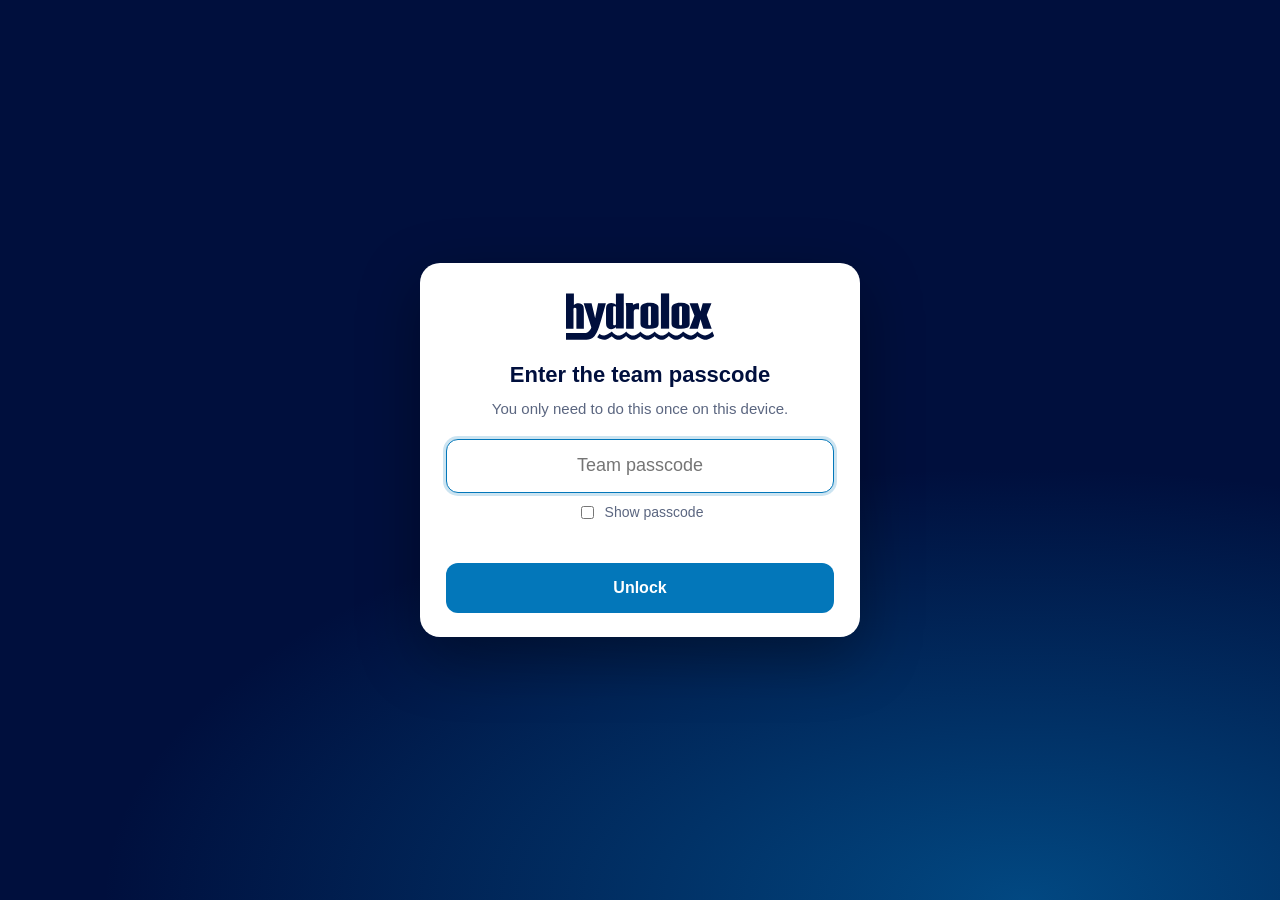
<file: app/index.html>
<!doctype html>
<html lang="en">
<head>
  <meta charset="utf-8">
  <meta name="viewport" content="width=device-width, initial-scale=1, viewport-fit=cover">
  <meta name="theme-color" content="#000F3D">
  <meta name="robots" content="noindex, nofollow">
  <meta name="apple-mobile-web-app-capable" content="yes">
  <meta name="mobile-web-app-capable" content="yes">
  <meta name="apple-mobile-web-app-status-bar-style" content="black-translucent">
  <meta name="apple-mobile-web-app-title" content="Hydrolox">
  <title>Hydrolox Field Kit</title>
  <link rel="manifest" href="manifest.webmanifest">
  <link rel="apple-touch-icon" href="icons/apple-touch-icon.png">
  <link rel="icon" href="icons/icon-192.png">
  <link rel="stylesheet" href="app.css">
</head>
<body>
  <header class="top">
    <div class="top-row">
      <a class="brand" href="#/" aria-label="Home">
        <span class="logo" id="logo"></span>
        <span class="brand-sub">Field Kit</span>
      </a>
      <button class="status" id="status" type="button" aria-live="polite">
        <span class="dot"></span><span class="status-text">Starting…</span>
      </button>
    </div>
    <div class="search-wrap">
      <span class="search-icon" data-icon="search"></span>
      <input id="search" type="search" placeholder="Search all files" autocomplete="off" autocorrect="off" spellcheck="false" enterkeyhint="search">
      <button class="search-clear" id="searchClear" type="button" aria-label="Clear search" hidden data-icon="x"></button>
    </div>
    <div class="progress" id="progress" hidden><div class="progress-bar" id="progressBar"></div></div>
  </header>

  <div class="install" id="install" hidden></div>

  <main id="main" class="main"></main>

  <!-- File viewer -->
  <div class="viewer" id="viewer" hidden role="dialog" aria-modal="true">
    <div class="viewer-bar">
      <button class="vbtn close" id="vClose" type="button" aria-label="Close"><span data-icon="chevronLeft"></span><span>Back</span></button>
      <div class="viewer-title" id="vTitle"></div>
      <div class="viewer-actions">
        <button class="vbtn" id="vZoomOut" type="button" aria-label="Zoom out" data-icon="minus" hidden></button>
        <button class="vbtn" id="vZoomIn" type="button" aria-label="Zoom in" data-icon="plus" hidden></button>
        <button class="vbtn" id="vStar" type="button" aria-label="Star" data-icon="star"></button>
        <button class="vbtn" id="vShare" type="button" aria-label="Share or open in another app" data-icon="share"></button>
      </div>
    </div>
    <div class="viewer-body" id="vBody"></div>
  </div>

  <!-- Info sheet -->
  <div class="sheet-backdrop" id="sheet" hidden>
    <div class="sheet" role="dialog" aria-modal="true" aria-labelledby="sheetTitle">
      <h2 id="sheetTitle">Offline storage</h2>
      <dl class="facts" id="facts"></dl>
      <div class="sheet-actions">
        <button class="btn" id="btnSync" type="button">Check for updates</button>
        <button class="btn ghost" id="btnClose" type="button">Done</button>
      </div>
      <button class="link-danger" id="btnForget" type="button">Remove files &amp; passcode from this device</button>
    </div>
  </div>

  <!-- Passcode lock -->
  <div class="lock" id="lock" hidden>
    <form class="lock-card" id="lockForm" autocomplete="off">
      <span class="lock-logo"></span>
      <h2 id="lockTitle">Enter the team passcode</h2>
      <p id="lockText">You only need to do this once on this device.</p>
      <input id="lockInput" type="password" placeholder="Team passcode" autocapitalize="off" autocorrect="off" spellcheck="false" enterkeyhint="go" aria-label="Team passcode">
      <label class="lock-show"><input type="checkbox" id="lockShow"> Show passcode</label>
      <div class="lock-err" id="lockErr" role="alert"></div>
      <button class="btn" id="lockGo" type="submit">Unlock</button>
      <button class="btn ghost" id="lockCancel" type="button" hidden>Not now</button>
    </form>
  </div>

  <!-- iPad Safari: install first -->
  <div class="lock" id="gate" hidden>
    <div class="lock-card">
      <span class="lock-logo"></span>
      <h2>Add Field Kit to your Home Screen</h2>
      <ol class="steps">
        <li>Tap the <b>Share</b> button <span class="share-glyph">□↑</span> in Safari's toolbar.</li>
        <li>Choose <b>Add to Home Screen</b>, then <b>Add</b>.</li>
        <li>Open <b>Hydrolox</b> from your Home Screen and enter the team passcode.</li>
      </ol>
      <p class="fine">Files are saved inside the Home Screen app so they work with no internet.</p>
    </div>
  </div>

  <div class="toast" id="toast" hidden></div>

  <script src="app.js" type="module"></script>
</body>
</html>
</file>
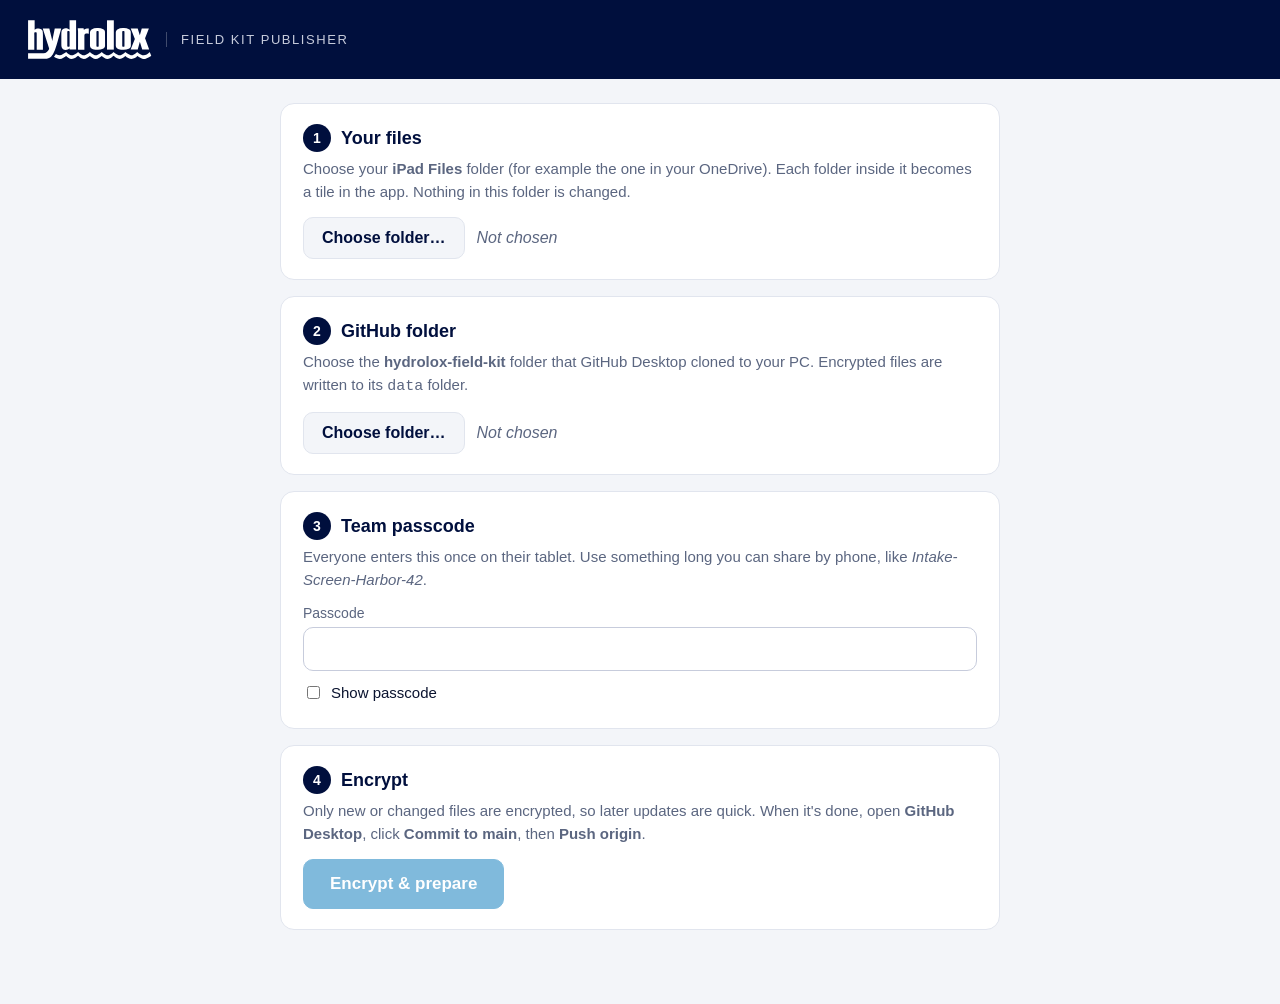
<file: Publisher.html>
<!doctype html>
<html lang="en">
<head>
<meta charset="utf-8">
<meta name="viewport" content="width=device-width, initial-scale=1">
<title>Hydrolox Field Kit Publisher</title>
<style>
  :root { --navy:#000F3D; --blue:#0377BA; --mist:#C7CCDC; --bg:#F3F5F9; --ink:#0B1430; --muted:#5B6680; --line:#E1E5EE; --ok:#1E8E5A; --bad:#B42318; --warn:#B26A00;
    font-family:"Neue Helvetica","Helvetica Neue",-apple-system,"Segoe UI",Roboto,Arial,sans-serif; color-scheme: light; }
  * { box-sizing:border-box; }
  [hidden] { display:none !important; }
  body { margin:0; background:var(--bg); color:var(--ink); }
  header { background:var(--navy); color:#fff; padding:20px 28px; display:flex; align-items:center; gap:14px; }
  header .logo { width:124px; height:39px; background:#fff; -webkit-mask:url("[data-uri]") no-repeat left center/contain; mask:url("[data-uri]") no-repeat left center/contain; }
  header .sub { color:var(--mist); letter-spacing:.12em; text-transform:uppercase; font-size:13px; border-left:1px solid rgba(255,255,255,.25); padding-left:14px; }
  main { max-width:760px; margin:0 auto; padding:24px 20px 60px; }
  .step { background:#fff; border:1px solid var(--line); border-radius:14px; padding:20px 22px; margin-bottom:16px; }
  .step h2 { margin:0 0 4px; font-size:18px; color:var(--navy); display:flex; gap:10px; align-items:center; }
  .num { width:28px; height:28px; border-radius:50%; background:var(--navy); color:#fff; display:inline-grid; place-items:center; font-size:14px; flex:none; }
  .step p { margin:6px 0 14px; color:var(--muted); line-height:1.5; font-size:15px; }
  .row { display:flex; gap:12px; align-items:center; flex-wrap:wrap; }
  .chosen { font-weight:600; color:var(--ink); }
  .chosen.none { color:var(--muted); font-weight:400; font-style:italic; }
  button { font:inherit; border:0; border-radius:10px; padding:11px 18px; background:var(--bg); color:var(--navy); font-weight:600; cursor:pointer; border:1px solid var(--line); }
  button.primary { background:var(--blue); color:#fff; border-color:var(--blue); font-size:17px; padding:14px 26px; }
  button:disabled { opacity:.5; cursor:default; }
  label { display:block; font-size:14px; color:var(--muted); margin:10px 0 6px; }
  input[type=password], input[type=text] { width:100%; font:inherit; font-size:16px; padding:12px 14px; border:1px solid var(--mist); border-radius:10px; outline:none; }
  input:focus { border-color:var(--blue); box-shadow:0 0 0 3px rgba(3,119,186,.2); }
  .check { display:flex; gap:8px; align-items:center; margin-top:12px; color:var(--ink); font-size:15px; }
  .hint { font-size:13px; color:var(--muted); margin-top:6px; }
  .bar { height:8px; background:var(--line); border-radius:4px; overflow:hidden; margin:16px 0 8px; }
  .bar > div { height:100%; width:0; background:var(--blue); transition:width .2s; }
  #log { font-family:ui-monospace,Consolas,monospace; font-size:13px; background:#0B1022; color:#D5DBEA; border-radius:10px; padding:14px; max-height:280px; overflow:auto; white-space:pre-wrap; margin-top:12px; }
  .msg { padding:14px 16px; border-radius:10px; margin-top:14px; font-size:15px; line-height:1.5; }
  .msg.ok { background:#E7F6EE; color:#0E5C38; }
  .msg.bad { background:#FDECEA; color:var(--bad); }
  .msg.warn { background:#FFF4E0; color:#7A4A00; }
  .unsupported { margin:40px auto; max-width:560px; text-align:center; line-height:1.6; }
</style>
</head>
<body>
<header><span class="logo"></span><span class="sub">Field Kit Publisher</span></header>
<main id="app">
  <div class="step">
    <h2><span class="num">1</span>Your files</h2>
    <p>Choose your <b>iPad Files</b> folder (for example the one in your OneDrive). Each folder inside it becomes a tile in the app. Nothing in this folder is changed.</p>
    <div class="row"><button id="pickSrc" type="button">Choose folder…</button><span id="srcName" class="chosen none">Not chosen</span></div>
    <div id="srcMsg"></div>
  </div>

  <div class="step">
    <h2><span class="num">2</span>GitHub folder</h2>
    <p>Choose the <b>hydrolox-field-kit</b> folder that GitHub Desktop cloned to your PC. Encrypted files are written to its <code>data</code> folder.</p>
    <div class="row"><button id="pickRepo" type="button">Choose folder…</button><span id="repoName" class="chosen none">Not chosen</span></div>
    <div id="repoMsg"></div>
  </div>

  <div class="step">
    <h2><span class="num">3</span>Team passcode</h2>
    <p id="passHelp">Everyone enters this once on their tablet. Use something long you can share by phone, like <i>Intake-Screen-Harbor-42</i>.</p>
    <label for="pass">Passcode</label>
    <input id="pass" type="password" autocomplete="off">
    <div id="confirmWrap" hidden>
      <label for="pass2">Type it again</label>
      <input id="pass2" type="password" autocomplete="off">
      <div class="hint">At least 12 characters. If it's forgotten it can't be recovered – you'd just set a new one.</div>
    </div>
    <label class="check"><input type="checkbox" id="showPass"> Show passcode</label>
    <label class="check" id="changeWrap" hidden><input type="checkbox" id="changePass"> Change the team passcode (everyone will need the new one)</label>
  </div>

  <div class="step">
    <h2><span class="num">4</span>Encrypt</h2>
    <p>Only new or changed files are encrypted, so later updates are quick. When it's done, open <b>GitHub Desktop</b>, click <b>Commit to main</b>, then <b>Push origin</b>.</p>
    <button id="run" class="primary" type="button" disabled>Encrypt &amp; prepare</button>
    <div class="bar" id="barWrap" hidden><div id="bar"></div></div>
    <div id="status"></div>
    <div id="log" hidden></div>
  </div>
</main>

<script>
/* Hydrolox Field Kit – encryption format (shared by the app and Publisher.html)
 *
 * Key:   PBKDF2-SHA256(passcode, salt, ITER) -> AES-256-GCM key
 * Blob:  header (24 bytes) + N encrypted chunks
 *        header = "HLX1" | noncePrefix(8) | chunkSize u32 | totalSize u64   (big-endian)
 *        chunk i = AES-GCM(plain[i]) with IV = noncePrefix | u32(i)
 *                  and AAD = header | u32(i) | lastFlag(1 byte)
 *        Header in the AAD authenticates sizes; lastFlag + counter stop truncation/reordering.
 */

const MAGIC = [0x48, 0x4c, 0x58, 0x31]; // "HLX1"
const HEADER = 24;
const CHUNK = 4 * 1024 * 1024;
const ITER = 600000;

const subtle = globalThis.crypto.subtle;
const enc = new TextEncoder();
const dec = new TextDecoder();

const b64 = {
  to(bytes) { let s = ''; const b = new Uint8Array(bytes); for (let i = 0; i < b.length; i++) s += String.fromCharCode(b[i]); return btoa(s); },
  from(str) { const s = atob(str); const b = new Uint8Array(s.length); for (let i = 0; i < s.length; i++) b[i] = s.charCodeAt(i); return b; },
};
const randomBytes = (n) => globalThis.crypto.getRandomValues(new Uint8Array(n));
const randomId = () => Array.from(randomBytes(12), (x) => x.toString(16).padStart(2, '0')).join('');

async function deriveKey(passcode, salt, iter = ITER, extractable = false) {
  const base = await subtle.importKey('raw', enc.encode(passcode.normalize('NFC')), 'PBKDF2', false, ['deriveKey']);
  return subtle.deriveKey({ name: 'PBKDF2', hash: 'SHA-256', salt, iterations: iter }, base,
    { name: 'AES-GCM', length: 256 }, extractable, ['encrypt', 'decrypt']);
}

function makeHeader(total, chunkSize = CHUNK) {
  const h = new Uint8Array(HEADER);
  h.set(MAGIC, 0);
  h.set(randomBytes(8), 4);
  const dv = new DataView(h.buffer);
  dv.setUint32(12, chunkSize);
  dv.setUint32(16, Math.floor(total / 2 ** 32));
  dv.setUint32(20, total >>> 0);
  return h;
}
function parseHeader(h) {
  for (let i = 0; i < 4; i++) if (h[i] !== MAGIC[i]) throw new Error('Not an HLX1 file');
  const dv = new DataView(h.buffer, h.byteOffset, HEADER);
  const chunkSize = dv.getUint32(12);
  const total = dv.getUint32(16) * 2 ** 32 + dv.getUint32(20);
  const count = Math.max(1, Math.ceil(total / chunkSize));
  return { chunkSize, total, count };
}
function ivFor(h, i) {
  const iv = new Uint8Array(12);
  iv.set(h.subarray(4, 12), 0);
  new DataView(iv.buffer).setUint32(8, i);
  return iv;
}
function aadFor(h, i, last) {
  const a = new Uint8Array(HEADER + 5);
  a.set(h.subarray(0, HEADER), 0);
  const dv = new DataView(a.buffer);
  dv.setUint32(HEADER, i);
  a[HEADER + 4] = last ? 1 : 0;
  return a;
}

/** Encrypt a Blob/File. `write(Uint8Array)` receives output in order. */
async function encryptBlob(blob, key, write, onProgress) {
  const total = blob.size;
  const h = makeHeader(total);
  const { count, chunkSize } = parseHeader(h);
  await write(h);
  for (let i = 0; i < count; i++) {
    const start = i * chunkSize;
    const plain = new Uint8Array(await blob.slice(start, Math.min(total, start + chunkSize)).arrayBuffer());
    const ct = await subtle.encrypt({ name: 'AES-GCM', iv: ivFor(h, i), additionalData: aadFor(h, i, i === count - 1) }, key, plain);
    await write(new Uint8Array(ct));
    onProgress?.(Math.min(total, start + chunkSize), total);
  }
}

/** Encrypt bytes in memory -> Uint8Array (used for small things: index, check value). */
async function encryptBytes(bytes, key) {
  const parts = [];
  await encryptBlob(new Blob([bytes]), key, (p) => { parts.push(p); });
  return new Uint8Array(await new Blob(parts).arrayBuffer());
}

/** Simple byte queue for streaming decryption. */
class Queue {
  constructor() { this.parts = []; this.length = 0; }
  push(u8) { if (u8.length) { this.parts.push(u8); this.length += u8.length; } }
  take(n) {
    const out = new Uint8Array(n);
    let off = 0;
    while (off < n) {
      const p = this.parts[0];
      const need = n - off;
      if (p.length <= need) { out.set(p, off); off += p.length; this.parts.shift(); }
      else { out.set(p.subarray(0, need), off); this.parts[0] = p.subarray(need); off += need; }
    }
    this.length -= n;
    return out;
  }
}

/** Decrypt a ReadableStream (e.g. fetch response.body) into a new ReadableStream of plaintext.
 *  Only one chunk is held in memory at a time, so large videos can stream straight into Cache Storage. */
function decryptToStream(stream, key, onProgress) {
  const reader = stream.getReader();
  const q = new Queue();
  let h = null, info = null, i = 0, done = false, produced = 0;
  const pump = async () => {
    const r = await reader.read();
    if (r.done) done = true; else q.push(r.value instanceof Uint8Array ? r.value : new Uint8Array(r.value));
  };
  const need = async (n) => { while (q.length < n) { if (done) throw new Error('File is truncated'); await pump(); } };
  return new ReadableStream({
    async pull(ctrl) {
      try {
        if (!h) { await need(HEADER); h = q.take(HEADER); info = parseHeader(h); }
        const plainLen = Math.min(info.chunkSize, info.total - i * info.chunkSize);
        await need(plainLen + 16);
        const ct = q.take(plainLen + 16);
        const pt = await subtle.decrypt({ name: 'AES-GCM', iv: ivFor(h, i), additionalData: aadFor(h, i, i === info.count - 1) }, key, ct);
        produced += pt.byteLength;
        onProgress?.(produced, info.total);
        if (pt.byteLength) ctrl.enqueue(new Uint8Array(pt));
        i++;
        if (i >= info.count) { ctrl.close(); reader.cancel().catch(() => {}); }
      } catch (e) {
        ctrl.error(e);
        reader.cancel().catch(() => {});
      }
    },
    cancel() { reader.cancel().catch(() => {}); },
  });
}

/** Decrypt a ReadableStream fully into memory. Returns array of plaintext Uint8Array parts. */
async function decryptStream(stream, key, onProgress) {
  const r = decryptToStream(stream, key, onProgress).getReader();
  const out = [];
  for (;;) { const { done, value } = await r.read(); if (done) break; out.push(value); }
  return out;
}

async function decryptBytes(bytes, key) {
  const parts = await decryptStream(new Blob([bytes]).stream(), key);
  return new Uint8Array(await new Blob(parts).arrayBuffer());
}

async function encryptJSON(obj, key) { return encryptBytes(enc.encode(JSON.stringify(obj)), key); }
async function decryptJSON(bytes, key) { return JSON.parse(dec.decode(await decryptBytes(bytes, key))); }

/* ---- key.json helpers ---- */
const CHECK = 'hydrolox-field-kit-ok';

async function createKeyInfo(passcode) {
  const salt = randomBytes(16);
  const key = await deriveKey(passcode, salt);
  const check = await encryptBytes(enc.encode(CHECK), key);
  return { info: { v: 1, kid: randomId(), salt: b64.to(salt), iter: ITER, check: b64.to(check) }, key };
}

/** Returns the CryptoKey if the passcode is right, otherwise null. */
async function unlockKeyInfo(info, passcode, extractable = false) {
  const key = await deriveKey(passcode, b64.from(info.salt), info.iter, extractable);
  try {
    const plain = await decryptBytes(b64.from(info.check), key);
    return dec.decode(plain) === CHECK ? key : null;
  } catch { return null; }
}


const MAX_FILE = 100 * 1024 * 1024 - 64 * 1024; // keep encrypted file under GitHub's 100 MB limit
const SKIP = new Set(['.ds_store', 'thumbs.db', 'desktop.ini', '.gitkeep', '.keep']);
const MIME = { mp4:'video/mp4', m4v:'video/mp4', mov:'video/quicktime', webm:'video/webm', pdf:'application/pdf',
  jpg:'image/jpeg', jpeg:'image/jpeg', png:'image/png', gif:'image/gif', webp:'image/webp', svg:'image/svg+xml', heic:'image/heic',
  ppt:'application/vnd.ms-powerpoint', pptx:'application/vnd.openxmlformats-officedocument.presentationml.presentation',
  doc:'application/msword', docx:'application/vnd.openxmlformats-officedocument.wordprocessingml.document',
  xls:'application/vnd.ms-excel', xlsx:'application/vnd.openxmlformats-officedocument.spreadsheetml.sheet',
  key:'application/vnd.apple.keynote', zip:'application/zip', txt:'text/plain' };
const $ = (id) => document.getElementById(id);
const fmt = (n) => n < 1e6 ? Math.max(1, Math.round(n / 1e3)) + ' KB' : n < 1e9 ? (n / 1e6).toFixed(1) + ' MB' : (n / 1e9).toFixed(2) + ' GB';
const st = { src: null, repo: null, keyInfo: null };

if (!window.showDirectoryPicker) {
  $('app').innerHTML = '<div class="unsupported"><h2>Please open this in Microsoft Edge or Google Chrome</h2>This tool needs to read and write folders on your PC, which only Edge and Chrome on Windows/Mac support.</div>';
}

/* --- remember chosen folders between visits --- */
function idb() {
  return new Promise((res, rej) => {
    const r = indexedDB.open('hlx-publisher', 1);
    r.onupgradeneeded = () => r.result.createObjectStore('h');
    r.onsuccess = () => res(r.result); r.onerror = () => rej(r.error);
  });
}
async function saveHandle(k, h) { try { const db = await idb(); db.transaction('h', 'readwrite').objectStore('h').put(h, k); } catch {} }
async function loadHandle(k) {
  try { const db = await idb(); return await new Promise((res) => { const q = db.transaction('h').objectStore('h').get(k); q.onsuccess = () => res(q.result || null); q.onerror = () => res(null); }); }
  catch { return null; }
}

function show(id, h) { const el = $(id); el.textContent = h ? h.name : 'Not chosen'; el.classList.toggle('none', !h); }
function ready() { $('run').disabled = !(st.src && st.repo); }

async function readKeyInfo() {
  st.keyInfo = null;
  try {
    const data = await st.repo.getDirectoryHandle('data');
    const f = await (await data.getFileHandle('key.json')).getFile();
    st.keyInfo = JSON.parse(await f.text());
  } catch {}
  const first = !st.keyInfo;
  $('confirmWrap').hidden = !first;
  $('changeWrap').hidden = first;
  $('passHelp').innerHTML = first
    ? 'First publish: choose the team passcode. Everyone enters it once on their tablet. Use something long you can share by phone, like <i>Intake-Screen-Harbor-42</i>.'
    : 'Enter the current team passcode.';
}
$('changePass').addEventListener('change', () => {
  $('confirmWrap').hidden = !$('changePass').checked && !!st.keyInfo;
  $('passHelp').textContent = $('changePass').checked ? 'Enter the NEW team passcode. All files will be re-encrypted with it.' : 'Enter the current team passcode.';
});
$('showPass').addEventListener('change', (e) => { $('pass').type = $('pass2').type = e.target.checked ? 'text' : 'password'; });

function note(id, kind, html) { $(id).innerHTML = kind ? `<div class="msg ${kind}">${html}</div>` : ''; }
async function hasEntry(dir, name, kind) {
  try { kind === 'file' ? await dir.getFileHandle(name) : await dir.getDirectoryHandle(name); return true; } catch { return false; }
}
async function listNames(dir, max = 8) {
  const out = [];
  try { for await (const [n] of dir.entries()) { out.push(n); if (out.length >= max) break; } } catch {}
  return out;
}
function pickError(id, e) {
  if (e && e.name === 'AbortError') return; // user closed the picker
  const msg = e && e.name === 'SecurityError'
    ? 'Edge won\'t allow access to that folder (system folders such as Documents, Desktop or the drive root are blocked). Choose the folder itself, not the folder above it.'
    : `Couldn't open that folder${e && e.message ? ': ' + e.message : ''}.`;
  note(id, 'bad', msg);
}

$('pickSrc').addEventListener('click', async () => {
  note('srcMsg');
  let h;
  try { h = await showDirectoryPicker({ id: 'hlx-src', mode: 'read' }); } catch (e) { return pickError('srcMsg', e); }
  const names = await listNames(h, 50);
  const folders = [];
  for await (const [n, c] of h.entries()) if (c.kind === 'directory' && !n.startsWith('.')) folders.push(n);
  st.src = h; show('srcName', h); saveHandle('src', h); ready();
  if (!names.length) note('srcMsg', 'warn', `“${h.name}” is empty. Choose the folder that contains Animations, Case Studies, Installation Videos.`);
  else note('srcMsg', 'ok', `Found ${folders.length} folder${folders.length === 1 ? '' : 's'}: ${folders.slice(0, 6).join(', ')}${folders.length > 6 ? '…' : ''}`);
});

$('pickRepo').addEventListener('click', async () => {
  note('repoMsg');
  let h;
  try { h = await showDirectoryPicker({ id: 'hlx-repo', mode: 'readwrite' }); } catch (e) { return pickError('repoMsg', e); }
  try {
    if (!(await hasEntry(h, 'app'))) {
      // Common mistake: the zip's own folder was copied inside the cloned folder.
      let nested = null;
      for await (const [n, c] of h.entries()) if (c.kind === 'directory' && await hasEntry(c, 'app') && await hasEntry(c, 'Publisher.html', 'file')) { nested = n; break; }
      if (nested) {
        note('repoMsg', 'bad', `The app files are one level too deep: they're inside <b>${h.name}\\${nested}</b>.<br>
          Open <b>${h.name}\\${nested}</b> in File Explorer, select everything in it (Ctrl+A, and make sure the <b>.github</b> folder is included), and move it up into <b>${h.name}</b>. Then delete the now-empty inner <b>${nested}</b> folder and choose <b>${h.name}</b> again.`);
      } else {
        const names = await listNames(h);
        note('repoMsg', 'bad', `“${h.name}” doesn't look like the hydrolox-field-kit folder – there's no <b>app</b> folder inside it.<br>
          It contains: ${names.length ? names.join(', ') : '(nothing)'}.<br>Choose the folder GitHub Desktop cloned (in GitHub Desktop: <b>Repository → Show in Explorer</b> shows where it is), and make sure you copied the contents of the zip into it.`);
      }
      return;
    }
    const warnings = [];
    if (!(await hasEntry(h, '.git'))) warnings.push('This folder isn\'t a GitHub Desktop clone (no hidden <b>.git</b> folder), so GitHub Desktop won\'t see changes here. Use <b>Repository → Show in Explorer</b> in GitHub Desktop to find the right folder.');
    if (!(await hasEntry(h, '.github'))) warnings.push('The <b>.github</b> folder is missing, so GitHub won\'t publish the site. Copy the <b>.github</b> folder from the zip into this folder.');
    st.repo = h; show('repoName', h); saveHandle('repo', h); status(); await readKeyInfo(); ready();
    note('repoMsg', warnings.length ? 'warn' : 'ok', warnings.length ? warnings.join('<br><br>') : (st.keyInfo ? 'Looks good. Existing passcode found – enter it below.' : 'Looks good. This is the first publish – create a passcode below.'));
  } catch (e) { pickError('repoMsg', e); }
});

(async () => {
  const s = await loadHandle('src'), r = await loadHandle('repo');
  if (s) { st.src = s; show('srcName', s); }
  if (r) { st.repo = r; show('repoName', r); if ((await r.queryPermission({ mode: 'readwrite' })) === 'granted') await readKeyInfo(); else { $('confirmWrap').hidden = true; } }
  ready();
})();

/* --- UI helpers --- */
function status(kind, html) { $('status').innerHTML = kind ? `<div class="msg ${kind}">${html}</div>` : ''; }
function log(line) { const l = $('log'); l.hidden = false; l.textContent += line + '\n'; l.scrollTop = l.scrollHeight; }
function progress(f) { $('barWrap').hidden = f == null; $('bar').style.width = Math.round((f || 0) * 100) + '%'; }

async function walk(dir, rel, out) {
  for await (const [name, h] of dir.entries()) {
    if (name.startsWith('.') || name.startsWith('~$') || SKIP.has(name.toLowerCase())) continue;
    const p = rel ? rel + '/' + name : name;
    if (h.kind === 'directory') { out.folders.push(p); await walk(h, p, out); }
    else out.files.push({ p, handle: h });
  }
  return out;
}

$('run').addEventListener('click', async () => {
  const pass = $('pass').value;
  $('log').textContent = ''; $('log').hidden = true; status();
  if (!pass) return status('bad', 'Enter the team passcode.');
  try {
    if ((await st.src.requestPermission({ mode: 'read' })) !== 'granted') return status('bad', 'Permission to read your files folder was not given.');
    if ((await st.repo.requestPermission({ mode: 'readwrite' })) !== 'granted') return status('bad', 'Permission to write to the GitHub folder was not given.');
  } catch (e) { return status('bad', 'Please choose both folders again.'); }
  await readKeyInfo();
  const hadKey = !!st.keyInfo;
  const changingNow = !hadKey || $('changePass').checked;
  if (changingNow) {
    if (pass.length < 12) return status('bad', 'Use at least 12 characters for the passcode.');
    if (pass !== $('pass2').value) { $('confirmWrap').hidden = false; return status('bad', 'The two passcodes don\'t match.'); }
  }

  $('run').disabled = true;
  try {
    const data = await st.repo.getDirectoryHandle('data', { create: true });
    let key, keyInfo = st.keyInfo, fresh = false;
    status('warn', 'Checking passcode…');
    if (changingNow) {
      const made = await createKeyInfo(pass);
      key = made.key; keyInfo = made.info; fresh = true;
    } else {
      key = await unlockKeyInfo(keyInfo, pass);
      if (!key) { status('bad', 'That passcode is wrong. To set a new one, tick “Change the team passcode”.'); return; }
    }

    // previous index (to skip unchanged files)
    const prev = new Map();
    if (!fresh) {
      try {
        const f = await (await data.getFileHandle('index.bin')).getFile();
        const idx = await decryptJSON(new Uint8Array(await f.arrayBuffer()), key);
        for (const e of idx.files) prev.set(e.p, e);
      } catch {}
    }
    const existing = new Set();
    for await (const [name, h] of data.entries()) if (h.kind === 'file' && name.endsWith('.bin') && name !== 'index.bin') existing.add(name);

    status('warn', 'Reading your files…');
    const scan = await walk(st.src, '', { files: [], folders: [] });
    const entries = [], tooBig = [], work = [];
    for (const it of scan.files) {
      const file = await it.handle.getFile();
      if (file.size > MAX_FILE) { tooBig.push(it.p + ' (' + fmt(file.size) + ')'); continue; }
      const ext = (it.p.split('.').pop() || '').toLowerCase();
      const old = prev.get(it.p);
      const e = { p: it.p, s: file.size, m: file.lastModified, t: MIME[ext] || file.type || 'application/octet-stream' };
      if (old && old.s === e.s && old.m === e.m && existing.has(old.id + '.bin')) { e.id = old.id; entries.push(e); }
      else { e.id = randomId(); work.push({ e, file, isNew: !old }); }
    }

    const totalBytes = work.reduce((a, w) => a + w.file.size, 0) || 1;
    let done = 0, added = 0, updated = 0;
    progress(0);
    for (const w of work) {
      status('warn', `Encrypting ${work.indexOf(w) + 1} of ${work.length}: ${w.e.p}`);
      const fh = await data.getFileHandle(w.e.id + '.bin', { create: true });
      const out = await fh.createWritable();
      try {
        const base = done;
        await encryptBlob(w.file, key, (chunk) => out.write(chunk), (n) => progress((base + n) / totalBytes));
        await out.close();
      } catch (err) { try { await out.abort(); } catch {} throw err; }
      done += w.file.size;
      entries.push(w.e);
      w.isNew ? added++ : updated++;
      log((w.isNew ? '+ added    ' : '~ updated  ') + w.e.p + '  (' + fmt(w.e.s) + ')');
    }

    const index = { v: 1, generated: new Date().toISOString(), folders: scan.folders.sort(), files: entries.sort((a, b) => a.p.localeCompare(b.p)) };
    const idxBytes = await encryptJSON(index, key);
    let w = await (await data.getFileHandle('index.bin', { create: true })).createWritable();
    await w.write(idxBytes); await w.close();
    if (fresh) {
      w = await (await data.getFileHandle('key.json', { create: true })).createWritable();
      await w.write(JSON.stringify(keyInfo, null, 2)); await w.close();
    }

    // remove encrypted files that are no longer used
    const keep = new Set(entries.map((e) => e.id + '.bin'));
    for (const name of existing) if (!keep.has(name)) await data.removeEntry(name);
    let removed = 0;
    for (const p of prev.keys()) if (!index.files.some((e) => e.p === p)) { log('- removed  ' + p); removed++; }

    progress(null);
    st.keyInfo = keyInfo; $('changePass').checked = false; $('confirmWrap').hidden = true; $('changeWrap').hidden = false;
    const lib = entries.reduce((a, e) => a + e.s, 0);
    let html = `<b>Done.</b> ${entries.length} files (${fmt(lib)}) are encrypted and ready. ${fresh && hadKey ? 'All files were re-encrypted with the new passcode.' : `${added} added, ${updated} updated, ${removed} removed.`}<br>
      Now open <b>GitHub Desktop</b> → <b>Commit to main</b> → <b>Push origin</b>. Tablets update next time they open the app online.`;
    if (fresh && !hadKey) html += '<br><br>Share the passcode with your team by phone or Teams — not in the same message as the link.';
    if (fresh && hadKey) html += '<br><br><b>Passcode changed.</b> Everyone will be asked for the new one when they next open the app online.';
    status('ok', html);
    if (tooBig.length) status('warn', html + '<br><br><b>Skipped (over 100 MB – compress with HandBrake):</b><br>' + tooBig.join('<br>'));
    if (!added && !updated && !removed && !fresh) log('No changes since the last publish.');
  } catch (err) {
    console.error(err);
    progress(null);
    status('bad', 'Something went wrong: ' + (err && err.message ? err.message : err) + '. Nothing was published; you can run it again.');
  } finally {
    $('run').disabled = false;
  }
});
</script>
</body>
</html>
</file>
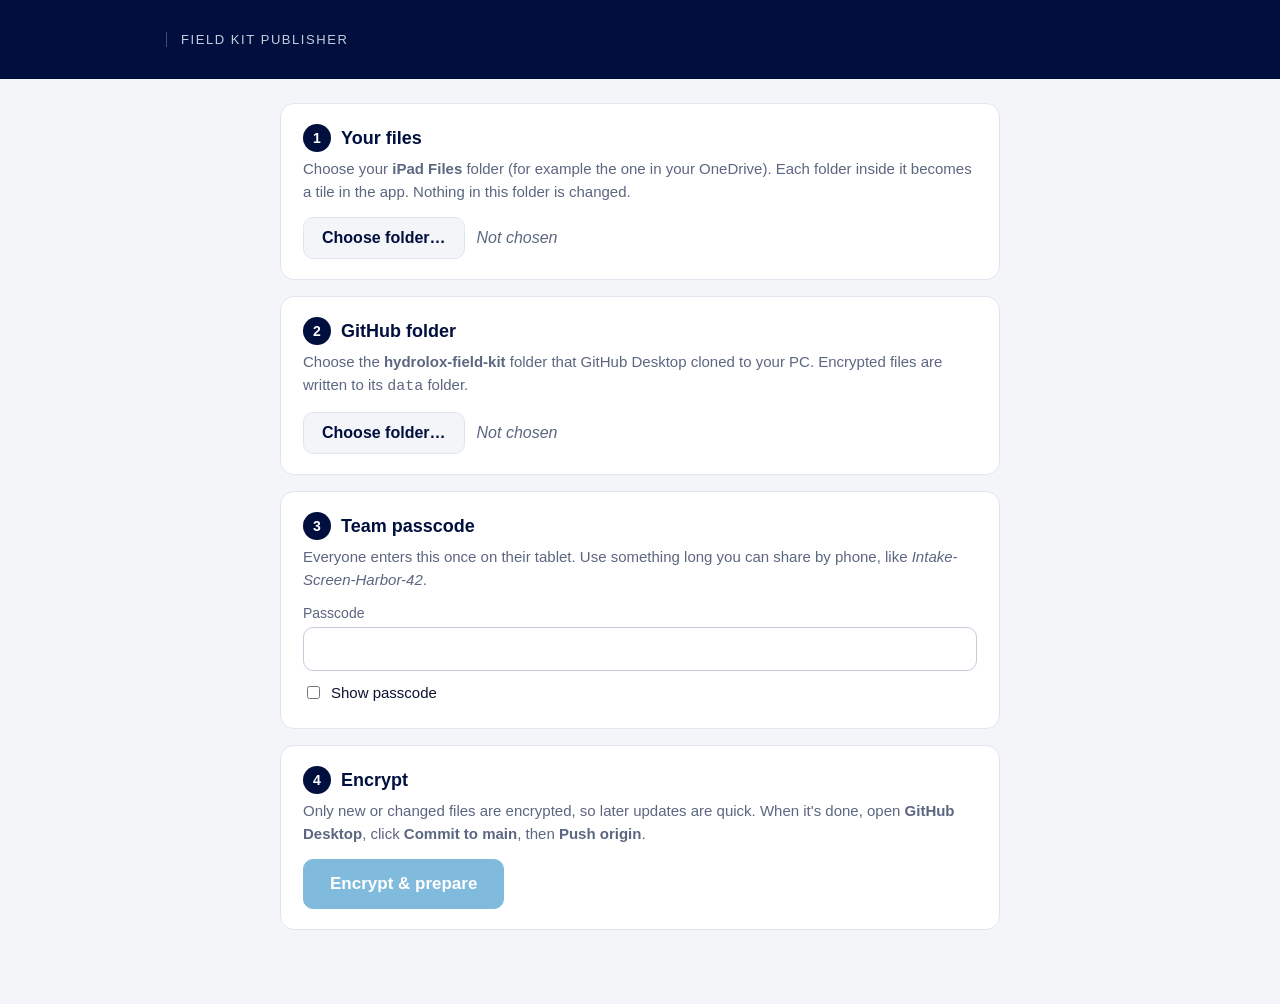
<file: tools/publisher.src.html>
<!doctype html>
<html lang="en">
<head>
<meta charset="utf-8">
<meta name="viewport" content="width=device-width, initial-scale=1">
<title>Hydrolox Field Kit Publisher</title>
<style>
  :root { --navy:#000F3D; --blue:#0377BA; --mist:#C7CCDC; --bg:#F3F5F9; --ink:#0B1430; --muted:#5B6680; --line:#E1E5EE; --ok:#1E8E5A; --bad:#B42318; --warn:#B26A00;
    font-family:"Neue Helvetica","Helvetica Neue",-apple-system,"Segoe UI",Roboto,Arial,sans-serif; color-scheme: light; }
  * { box-sizing:border-box; }
  [hidden] { display:none !important; }
  body { margin:0; background:var(--bg); color:var(--ink); }
  header { background:var(--navy); color:#fff; padding:20px 28px; display:flex; align-items:center; gap:14px; }
  header .logo { width:124px; height:39px; background:#fff; -webkit-mask:url("[data-uri]") no-repeat left center/contain; mask:url("[data-uri]") no-repeat left center/contain; }
  header .sub { color:var(--mist); letter-spacing:.12em; text-transform:uppercase; font-size:13px; border-left:1px solid rgba(255,255,255,.25); padding-left:14px; }
  main { max-width:760px; margin:0 auto; padding:24px 20px 60px; }
  .step { background:#fff; border:1px solid var(--line); border-radius:14px; padding:20px 22px; margin-bottom:16px; }
  .step h2 { margin:0 0 4px; font-size:18px; color:var(--navy); display:flex; gap:10px; align-items:center; }
  .num { width:28px; height:28px; border-radius:50%; background:var(--navy); color:#fff; display:inline-grid; place-items:center; font-size:14px; flex:none; }
  .step p { margin:6px 0 14px; color:var(--muted); line-height:1.5; font-size:15px; }
  .row { display:flex; gap:12px; align-items:center; flex-wrap:wrap; }
  .chosen { font-weight:600; color:var(--ink); }
  .chosen.none { color:var(--muted); font-weight:400; font-style:italic; }
  button { font:inherit; border:0; border-radius:10px; padding:11px 18px; background:var(--bg); color:var(--navy); font-weight:600; cursor:pointer; border:1px solid var(--line); }
  button.primary { background:var(--blue); color:#fff; border-color:var(--blue); font-size:17px; padding:14px 26px; }
  button:disabled { opacity:.5; cursor:default; }
  label { display:block; font-size:14px; color:var(--muted); margin:10px 0 6px; }
  input[type=password], input[type=text] { width:100%; font:inherit; font-size:16px; padding:12px 14px; border:1px solid var(--mist); border-radius:10px; outline:none; }
  input:focus { border-color:var(--blue); box-shadow:0 0 0 3px rgba(3,119,186,.2); }
  .check { display:flex; gap:8px; align-items:center; margin-top:12px; color:var(--ink); font-size:15px; }
  .hint { font-size:13px; color:var(--muted); margin-top:6px; }
  .bar { height:8px; background:var(--line); border-radius:4px; overflow:hidden; margin:16px 0 8px; }
  .bar > div { height:100%; width:0; background:var(--blue); transition:width .2s; }
  #log { font-family:ui-monospace,Consolas,monospace; font-size:13px; background:#0B1022; color:#D5DBEA; border-radius:10px; padding:14px; max-height:280px; overflow:auto; white-space:pre-wrap; margin-top:12px; }
  .msg { padding:14px 16px; border-radius:10px; margin-top:14px; font-size:15px; line-height:1.5; }
  .msg.ok { background:#E7F6EE; color:#0E5C38; }
  .msg.bad { background:#FDECEA; color:var(--bad); }
  .msg.warn { background:#FFF4E0; color:#7A4A00; }
  .unsupported { margin:40px auto; max-width:560px; text-align:center; line-height:1.6; }
</style>
</head>
<body>
<header><span class="logo"></span><span class="sub">Field Kit Publisher</span></header>
<main id="app">
  <div class="step">
    <h2><span class="num">1</span>Your files</h2>
    <p>Choose your <b>iPad Files</b> folder (for example the one in your OneDrive). Each folder inside it becomes a tile in the app. Nothing in this folder is changed.</p>
    <div class="row"><button id="pickSrc" type="button">Choose folder…</button><span id="srcName" class="chosen none">Not chosen</span></div>
    <div id="srcMsg"></div>
  </div>

  <div class="step">
    <h2><span class="num">2</span>GitHub folder</h2>
    <p>Choose the <b>hydrolox-field-kit</b> folder that GitHub Desktop cloned to your PC. Encrypted files are written to its <code>data</code> folder.</p>
    <div class="row"><button id="pickRepo" type="button">Choose folder…</button><span id="repoName" class="chosen none">Not chosen</span></div>
    <div id="repoMsg"></div>
  </div>

  <div class="step">
    <h2><span class="num">3</span>Team passcode</h2>
    <p id="passHelp">Everyone enters this once on their tablet. Use something long you can share by phone, like <i>Intake-Screen-Harbor-42</i>.</p>
    <label for="pass">Passcode</label>
    <input id="pass" type="password" autocomplete="off">
    <div id="confirmWrap" hidden>
      <label for="pass2">Type it again</label>
      <input id="pass2" type="password" autocomplete="off">
      <div class="hint">At least 12 characters. If it's forgotten it can't be recovered – you'd just set a new one.</div>
    </div>
    <label class="check"><input type="checkbox" id="showPass"> Show passcode</label>
    <label class="check" id="changeWrap" hidden><input type="checkbox" id="changePass"> Change the team passcode (everyone will need the new one)</label>
  </div>

  <div class="step">
    <h2><span class="num">4</span>Encrypt</h2>
    <p>Only new or changed files are encrypted, so later updates are quick. When it's done, open <b>GitHub Desktop</b>, click <b>Commit to main</b>, then <b>Push origin</b>.</p>
    <button id="run" class="primary" type="button" disabled>Encrypt &amp; prepare</button>
    <div class="bar" id="barWrap" hidden><div id="bar"></div></div>
    <div id="status"></div>
    <div id="log" hidden></div>
  </div>
</main>

<script>
/*HLXCRYPTO*/

const MAX_FILE = 100 * 1024 * 1024 - 64 * 1024; // keep encrypted file under GitHub's 100 MB limit
const SKIP = new Set(['.ds_store', 'thumbs.db', 'desktop.ini', '.gitkeep', '.keep']);
const MIME = { mp4:'video/mp4', m4v:'video/mp4', mov:'video/quicktime', webm:'video/webm', pdf:'application/pdf',
  jpg:'image/jpeg', jpeg:'image/jpeg', png:'image/png', gif:'image/gif', webp:'image/webp', svg:'image/svg+xml', heic:'image/heic',
  ppt:'application/vnd.ms-powerpoint', pptx:'application/vnd.openxmlformats-officedocument.presentationml.presentation',
  doc:'application/msword', docx:'application/vnd.openxmlformats-officedocument.wordprocessingml.document',
  xls:'application/vnd.ms-excel', xlsx:'application/vnd.openxmlformats-officedocument.spreadsheetml.sheet',
  key:'application/vnd.apple.keynote', zip:'application/zip', txt:'text/plain' };
const $ = (id) => document.getElementById(id);
const fmt = (n) => n < 1e6 ? Math.max(1, Math.round(n / 1e3)) + ' KB' : n < 1e9 ? (n / 1e6).toFixed(1) + ' MB' : (n / 1e9).toFixed(2) + ' GB';
const st = { src: null, repo: null, keyInfo: null };

if (!window.showDirectoryPicker) {
  $('app').innerHTML = '<div class="unsupported"><h2>Please open this in Microsoft Edge or Google Chrome</h2>This tool needs to read and write folders on your PC, which only Edge and Chrome on Windows/Mac support.</div>';
}

/* --- remember chosen folders between visits --- */
function idb() {
  return new Promise((res, rej) => {
    const r = indexedDB.open('hlx-publisher', 1);
    r.onupgradeneeded = () => r.result.createObjectStore('h');
    r.onsuccess = () => res(r.result); r.onerror = () => rej(r.error);
  });
}
async function saveHandle(k, h) { try { const db = await idb(); db.transaction('h', 'readwrite').objectStore('h').put(h, k); } catch {} }
async function loadHandle(k) {
  try { const db = await idb(); return await new Promise((res) => { const q = db.transaction('h').objectStore('h').get(k); q.onsuccess = () => res(q.result || null); q.onerror = () => res(null); }); }
  catch { return null; }
}

function show(id, h) { const el = $(id); el.textContent = h ? h.name : 'Not chosen'; el.classList.toggle('none', !h); }
function ready() { $('run').disabled = !(st.src && st.repo); }

async function readKeyInfo() {
  st.keyInfo = null;
  try {
    const data = await st.repo.getDirectoryHandle('data');
    const f = await (await data.getFileHandle('key.json')).getFile();
    st.keyInfo = JSON.parse(await f.text());
  } catch {}
  const first = !st.keyInfo;
  $('confirmWrap').hidden = !first;
  $('changeWrap').hidden = first;
  $('passHelp').innerHTML = first
    ? 'First publish: choose the team passcode. Everyone enters it once on their tablet. Use something long you can share by phone, like <i>Intake-Screen-Harbor-42</i>.'
    : 'Enter the current team passcode.';
}
$('changePass').addEventListener('change', () => {
  $('confirmWrap').hidden = !$('changePass').checked && !!st.keyInfo;
  $('passHelp').textContent = $('changePass').checked ? 'Enter the NEW team passcode. All files will be re-encrypted with it.' : 'Enter the current team passcode.';
});
$('showPass').addEventListener('change', (e) => { $('pass').type = $('pass2').type = e.target.checked ? 'text' : 'password'; });

function note(id, kind, html) { $(id).innerHTML = kind ? `<div class="msg ${kind}">${html}</div>` : ''; }
async function hasEntry(dir, name, kind) {
  try { kind === 'file' ? await dir.getFileHandle(name) : await dir.getDirectoryHandle(name); return true; } catch { return false; }
}
async function listNames(dir, max = 8) {
  const out = [];
  try { for await (const [n] of dir.entries()) { out.push(n); if (out.length >= max) break; } } catch {}
  return out;
}
function pickError(id, e) {
  if (e && e.name === 'AbortError') return; // user closed the picker
  const msg = e && e.name === 'SecurityError'
    ? 'Edge won\'t allow access to that folder (system folders such as Documents, Desktop or the drive root are blocked). Choose the folder itself, not the folder above it.'
    : `Couldn't open that folder${e && e.message ? ': ' + e.message : ''}.`;
  note(id, 'bad', msg);
}

$('pickSrc').addEventListener('click', async () => {
  note('srcMsg');
  let h;
  try { h = await showDirectoryPicker({ id: 'hlx-src', mode: 'read' }); } catch (e) { return pickError('srcMsg', e); }
  const names = await listNames(h, 50);
  const folders = [];
  for await (const [n, c] of h.entries()) if (c.kind === 'directory' && !n.startsWith('.')) folders.push(n);
  st.src = h; show('srcName', h); saveHandle('src', h); ready();
  if (!names.length) note('srcMsg', 'warn', `“${h.name}” is empty. Choose the folder that contains Animations, Case Studies, Installation Videos.`);
  else note('srcMsg', 'ok', `Found ${folders.length} folder${folders.length === 1 ? '' : 's'}: ${folders.slice(0, 6).join(', ')}${folders.length > 6 ? '…' : ''}`);
});

$('pickRepo').addEventListener('click', async () => {
  note('repoMsg');
  let h;
  try { h = await showDirectoryPicker({ id: 'hlx-repo', mode: 'readwrite' }); } catch (e) { return pickError('repoMsg', e); }
  try {
    if (!(await hasEntry(h, 'app'))) {
      // Common mistake: the zip's own folder was copied inside the cloned folder.
      let nested = null;
      for await (const [n, c] of h.entries()) if (c.kind === 'directory' && await hasEntry(c, 'app') && await hasEntry(c, 'Publisher.html', 'file')) { nested = n; break; }
      if (nested) {
        note('repoMsg', 'bad', `The app files are one level too deep: they're inside <b>${h.name}\\${nested}</b>.<br>
          Open <b>${h.name}\\${nested}</b> in File Explorer, select everything in it (Ctrl+A, and make sure the <b>.github</b> folder is included), and move it up into <b>${h.name}</b>. Then delete the now-empty inner <b>${nested}</b> folder and choose <b>${h.name}</b> again.`);
      } else {
        const names = await listNames(h);
        note('repoMsg', 'bad', `“${h.name}” doesn't look like the hydrolox-field-kit folder – there's no <b>app</b> folder inside it.<br>
          It contains: ${names.length ? names.join(', ') : '(nothing)'}.<br>Choose the folder GitHub Desktop cloned (in GitHub Desktop: <b>Repository → Show in Explorer</b> shows where it is), and make sure you copied the contents of the zip into it.`);
      }
      return;
    }
    const warnings = [];
    if (!(await hasEntry(h, '.git'))) warnings.push('This folder isn\'t a GitHub Desktop clone (no hidden <b>.git</b> folder), so GitHub Desktop won\'t see changes here. Use <b>Repository → Show in Explorer</b> in GitHub Desktop to find the right folder.');
    if (!(await hasEntry(h, '.github'))) warnings.push('The <b>.github</b> folder is missing, so GitHub won\'t publish the site. Copy the <b>.github</b> folder from the zip into this folder.');
    st.repo = h; show('repoName', h); saveHandle('repo', h); status(); await readKeyInfo(); ready();
    note('repoMsg', warnings.length ? 'warn' : 'ok', warnings.length ? warnings.join('<br><br>') : (st.keyInfo ? 'Looks good. Existing passcode found – enter it below.' : 'Looks good. This is the first publish – create a passcode below.'));
  } catch (e) { pickError('repoMsg', e); }
});

(async () => {
  const s = await loadHandle('src'), r = await loadHandle('repo');
  if (s) { st.src = s; show('srcName', s); }
  if (r) { st.repo = r; show('repoName', r); if ((await r.queryPermission({ mode: 'readwrite' })) === 'granted') await readKeyInfo(); else { $('confirmWrap').hidden = true; } }
  ready();
})();

/* --- UI helpers --- */
function status(kind, html) { $('status').innerHTML = kind ? `<div class="msg ${kind}">${html}</div>` : ''; }
function log(line) { const l = $('log'); l.hidden = false; l.textContent += line + '\n'; l.scrollTop = l.scrollHeight; }
function progress(f) { $('barWrap').hidden = f == null; $('bar').style.width = Math.round((f || 0) * 100) + '%'; }

async function walk(dir, rel, out) {
  for await (const [name, h] of dir.entries()) {
    if (name.startsWith('.') || name.startsWith('~$') || SKIP.has(name.toLowerCase())) continue;
    const p = rel ? rel + '/' + name : name;
    if (h.kind === 'directory') { out.folders.push(p); await walk(h, p, out); }
    else out.files.push({ p, handle: h });
  }
  return out;
}

$('run').addEventListener('click', async () => {
  const pass = $('pass').value;
  $('log').textContent = ''; $('log').hidden = true; status();
  if (!pass) return status('bad', 'Enter the team passcode.');
  try {
    if ((await st.src.requestPermission({ mode: 'read' })) !== 'granted') return status('bad', 'Permission to read your files folder was not given.');
    if ((await st.repo.requestPermission({ mode: 'readwrite' })) !== 'granted') return status('bad', 'Permission to write to the GitHub folder was not given.');
  } catch (e) { return status('bad', 'Please choose both folders again.'); }
  await readKeyInfo();
  const hadKey = !!st.keyInfo;
  const changingNow = !hadKey || $('changePass').checked;
  if (changingNow) {
    if (pass.length < 12) return status('bad', 'Use at least 12 characters for the passcode.');
    if (pass !== $('pass2').value) { $('confirmWrap').hidden = false; return status('bad', 'The two passcodes don\'t match.'); }
  }

  $('run').disabled = true;
  try {
    const data = await st.repo.getDirectoryHandle('data', { create: true });
    let key, keyInfo = st.keyInfo, fresh = false;
    status('warn', 'Checking passcode…');
    if (changingNow) {
      const made = await createKeyInfo(pass);
      key = made.key; keyInfo = made.info; fresh = true;
    } else {
      key = await unlockKeyInfo(keyInfo, pass);
      if (!key) { status('bad', 'That passcode is wrong. To set a new one, tick “Change the team passcode”.'); return; }
    }

    // previous index (to skip unchanged files)
    const prev = new Map();
    if (!fresh) {
      try {
        const f = await (await data.getFileHandle('index.bin')).getFile();
        const idx = await decryptJSON(new Uint8Array(await f.arrayBuffer()), key);
        for (const e of idx.files) prev.set(e.p, e);
      } catch {}
    }
    const existing = new Set();
    for await (const [name, h] of data.entries()) if (h.kind === 'file' && name.endsWith('.bin') && name !== 'index.bin') existing.add(name);

    status('warn', 'Reading your files…');
    const scan = await walk(st.src, '', { files: [], folders: [] });
    const entries = [], tooBig = [], work = [];
    for (const it of scan.files) {
      const file = await it.handle.getFile();
      if (file.size > MAX_FILE) { tooBig.push(it.p + ' (' + fmt(file.size) + ')'); continue; }
      const ext = (it.p.split('.').pop() || '').toLowerCase();
      const old = prev.get(it.p);
      const e = { p: it.p, s: file.size, m: file.lastModified, t: MIME[ext] || file.type || 'application/octet-stream' };
      if (old && old.s === e.s && old.m === e.m && existing.has(old.id + '.bin')) { e.id = old.id; entries.push(e); }
      else { e.id = randomId(); work.push({ e, file, isNew: !old }); }
    }

    const totalBytes = work.reduce((a, w) => a + w.file.size, 0) || 1;
    let done = 0, added = 0, updated = 0;
    progress(0);
    for (const w of work) {
      status('warn', `Encrypting ${work.indexOf(w) + 1} of ${work.length}: ${w.e.p}`);
      const fh = await data.getFileHandle(w.e.id + '.bin', { create: true });
      const out = await fh.createWritable();
      try {
        const base = done;
        await encryptBlob(w.file, key, (chunk) => out.write(chunk), (n) => progress((base + n) / totalBytes));
        await out.close();
      } catch (err) { try { await out.abort(); } catch {} throw err; }
      done += w.file.size;
      entries.push(w.e);
      w.isNew ? added++ : updated++;
      log((w.isNew ? '+ added    ' : '~ updated  ') + w.e.p + '  (' + fmt(w.e.s) + ')');
    }

    const index = { v: 1, generated: new Date().toISOString(), folders: scan.folders.sort(), files: entries.sort((a, b) => a.p.localeCompare(b.p)) };
    const idxBytes = await encryptJSON(index, key);
    let w = await (await data.getFileHandle('index.bin', { create: true })).createWritable();
    await w.write(idxBytes); await w.close();
    if (fresh) {
      w = await (await data.getFileHandle('key.json', { create: true })).createWritable();
      await w.write(JSON.stringify(keyInfo, null, 2)); await w.close();
    }

    // remove encrypted files that are no longer used
    const keep = new Set(entries.map((e) => e.id + '.bin'));
    for (const name of existing) if (!keep.has(name)) await data.removeEntry(name);
    let removed = 0;
    for (const p of prev.keys()) if (!index.files.some((e) => e.p === p)) { log('- removed  ' + p); removed++; }

    progress(null);
    st.keyInfo = keyInfo; $('changePass').checked = false; $('confirmWrap').hidden = true; $('changeWrap').hidden = false;
    const lib = entries.reduce((a, e) => a + e.s, 0);
    let html = `<b>Done.</b> ${entries.length} files (${fmt(lib)}) are encrypted and ready. ${fresh && hadKey ? 'All files were re-encrypted with the new passcode.' : `${added} added, ${updated} updated, ${removed} removed.`}<br>
      Now open <b>GitHub Desktop</b> → <b>Commit to main</b> → <b>Push origin</b>. Tablets update next time they open the app online.`;
    if (fresh && !hadKey) html += '<br><br>Share the passcode with your team by phone or Teams — not in the same message as the link.';
    if (fresh && hadKey) html += '<br><br><b>Passcode changed.</b> Everyone will be asked for the new one when they next open the app online.';
    status('ok', html);
    if (tooBig.length) status('warn', html + '<br><br><b>Skipped (over 100 MB – compress with HandBrake):</b><br>' + tooBig.join('<br>'));
    if (!added && !updated && !removed && !fresh) log('No changes since the last publish.');
  } catch (err) {
    console.error(err);
    progress(null);
    status('bad', 'Something went wrong: ' + (err && err.message ? err.message : err) + '. Nothing was published; you can run it again.');
  } finally {
    $('run').disabled = false;
  }
});
</script>
</body>
</html>
</file>
<file: app/app.css>
:root {
  --navy: #000F3D;
  --navy-2: #0A1B52;
  --blue: #0377BA;
  --blue-soft: #E3F0F8;
  --slate: #576A8F;
  --mist: #C7CCDC;
  --bg: #F3F5F9;
  --card: #FFFFFF;
  --ink: #0B1430;
  --muted: #5B6680;
  --line: #E1E5EE;
  --ok: #1E8E5A;
  --warn: #B26A00;
  --radius: 14px;
  --gutter: clamp(16px, 3vw, 32px);
  --font: "Neue Helvetica", "Helvetica Neue", -apple-system, BlinkMacSystemFont, "Segoe UI", Roboto, Arial, sans-serif;
  color-scheme: light;
}

* { box-sizing: border-box; }
html, body { margin: 0; }
body {
  font-family: var(--font);
  background: var(--bg);
  color: var(--ink);
  -webkit-font-smoothing: antialiased;
  -webkit-tap-highlight-color: transparent;
  overscroll-behavior-y: none;
  min-height: 100vh;
}
button { font: inherit; color: inherit; cursor: pointer; }
[hidden] { display: none !important; }
[data-icon] svg, .ico { width: 1em; height: 1em; display: block; }

/* ---------- Header ---------- */
.top {
  position: sticky; top: 0; z-index: 10;
  background: var(--navy);
  color: #fff;
  padding: calc(env(safe-area-inset-top) + 12px) var(--gutter) 14px;
}
.top-row { display: flex; align-items: center; justify-content: space-between; gap: 12px; }
.brand { display: flex; align-items: center; gap: 12px; color: #fff; text-decoration: none; min-height: 44px; }
.logo {
  width: 124px; height: 39px; display: block; background: #fff;
  -webkit-mask: url(logo.svg) no-repeat left center / contain;
          mask: url(logo.svg) no-repeat left center / contain;
}
.brand-sub {
  font-size: 13px; letter-spacing: .12em; text-transform: uppercase;
  color: var(--mist); border-left: 1px solid rgba(255,255,255,.25); padding-left: 12px;
}
.status {
  display: inline-flex; align-items: center; gap: 8px;
  background: rgba(255,255,255,.08); border: 1px solid rgba(255,255,255,.18);
  border-radius: 999px; padding: 8px 14px; min-height: 40px;
  font-size: 14px; color: #fff; max-width: 60%;
}
.status-text { white-space: nowrap; overflow: hidden; text-overflow: ellipsis; }
.status .dot { width: 9px; height: 9px; border-radius: 50%; background: var(--mist); flex: none; }
.status.ok .dot { background: #3DDC97; }
.status.busy .dot { background: #5CC2FF; animation: pulse 1.2s infinite; }
.status.warn .dot { background: #FFB547; }
@keyframes pulse { 50% { opacity: .3; } }

.search-wrap { position: relative; margin-top: 12px; }
.search-wrap input {
  width: 100%; height: 50px; border-radius: 12px; border: 0;
  padding: 0 48px 0 46px; font: inherit; font-size: 17px;
  background: #fff; color: var(--ink); outline: none;
  -webkit-appearance: none; appearance: none;
}
.search-wrap input::-webkit-search-cancel-button { display: none; }
.search-wrap input:focus { box-shadow: 0 0 0 3px rgba(3,119,186,.55); }
.search-icon { position: absolute; left: 15px; top: 50%; transform: translateY(-50%); color: var(--slate); font-size: 20px; }
.search-clear {
  position: absolute; right: 4px; top: 50%; transform: translateY(-50%);
  width: 44px; height: 44px; border: 0; background: none; color: var(--slate);
  font-size: 20px; display: grid; place-items: center;
}
.progress { position: absolute; left: 0; right: 0; bottom: 0; height: 3px; background: rgba(255,255,255,.12); }
.progress-bar { height: 100%; width: 0; background: #5CC2FF; transition: width .3s; }

/* ---------- Install banner ---------- */
.install {
  margin: 16px var(--gutter) 0; padding: 14px 16px; border-radius: var(--radius);
  background: var(--blue-soft); color: var(--navy); font-size: 15px; line-height: 1.45;
  display: flex; gap: 12px; align-items: flex-start;
}
.install b { font-weight: 700; }
.install .ico { font-size: 22px; flex: none; margin-top: 1px; color: var(--blue); }

/* ---------- Main ---------- */
.main { padding: 8px var(--gutter) calc(env(safe-area-inset-bottom) + 40px); max-width: 1400px; margin: 0 auto; }
.section-title {
  display: flex; align-items: center; gap: 8px;
  font-size: 13px; font-weight: 700; letter-spacing: .1em; text-transform: uppercase;
  color: var(--slate); margin: 26px 0 12px;
}
.crumbs { display: flex; align-items: center; flex-wrap: wrap; gap: 4px; margin: 18px 0 4px; }
.crumb-back {
  display: inline-flex; align-items: center; gap: 4px; border: 0; background: none;
  color: var(--blue); font-size: 17px; font-weight: 600; padding: 10px 10px 10px 0; min-height: 44px;
}
.crumb-back .ico { font-size: 22px; }
.crumbs a { color: var(--muted); text-decoration: none; font-size: 15px; padding: 8px 2px; }
.crumbs .sep { color: var(--mist); }
.folder-title { font-size: clamp(26px, 4vw, 34px); font-weight: 700; color: var(--navy); margin: 0 0 6px; letter-spacing: -.01em; }
.folder-meta { color: var(--muted); font-size: 15px; margin: 0 0 8px; }

/* Folder tiles */
.tiles { display: grid; grid-template-columns: repeat(auto-fill, minmax(240px, 1fr)); gap: 14px; }
.tile {
  position: relative; display: flex; flex-direction: column; justify-content: space-between;
  min-height: 150px; padding: 20px; border-radius: var(--radius);
  background: var(--navy); color: #fff; text-decoration: none; overflow: hidden;
  box-shadow: 0 6px 18px rgba(0,15,61,.18);
  transition: transform .12s ease;
}
.tile:active { transform: scale(.98); }
.tile::after {
  content: ""; position: absolute; right: -30px; bottom: -40px; width: 200px; height: 120px;
  background: radial-gradient(closest-side, rgba(3,119,186,.55), transparent);
  pointer-events: none;
}
.tile .ico { font-size: 34px; color: #7FCBF2; position: relative; z-index: 1; }
.tile-name { font-size: 22px; font-weight: 700; line-height: 1.2; position: relative; z-index: 1; margin-top: 18px; }
.tile-count { font-size: 14px; color: var(--mist); position: relative; z-index: 1; margin-top: 4px; }
.tiles.sub .tile { background: var(--card); color: var(--navy); min-height: 110px; box-shadow: 0 1px 0 var(--line), 0 2px 8px rgba(0,15,61,.06); border: 1px solid var(--line); }
.tiles.sub .tile::after { display: none; }
.tiles.sub .tile .ico { color: var(--blue); font-size: 28px; }
.tiles.sub .tile-name { font-size: 18px; margin-top: 12px; }
.tiles.sub .tile-count { color: var(--muted); }

/* File cards */
.cards { display: grid; grid-template-columns: repeat(auto-fill, minmax(220px, 1fr)); gap: 16px; }
.card {
  display: flex; flex-direction: column; text-align: left; padding: 0; border: 1px solid var(--line);
  background: var(--card); border-radius: var(--radius); overflow: hidden;
  box-shadow: 0 2px 8px rgba(0,15,61,.05); transition: transform .12s ease;
}
.card:active { transform: scale(.98); }
.thumb {
  position: relative; aspect-ratio: 16 / 10; background: linear-gradient(135deg, #EAF2F8, #DCE3EF);
  display: grid; place-items: center; color: var(--slate); overflow: hidden;
}
.thumb > .ico { font-size: 44px; opacity: .55; }
.thumb img { position: absolute; inset: 0; width: 100%; height: 100%; object-fit: cover; }
.thumb.pdf img { object-fit: cover; object-position: top; }
.badge {
  position: absolute; left: 10px; top: 10px; z-index: 1;
  font-size: 11px; font-weight: 700; letter-spacing: .08em;
  padding: 4px 8px; border-radius: 6px; background: rgba(0,15,61,.82); color: #fff;
}
.play {
  position: absolute; z-index: 1; width: 52px; height: 52px; border-radius: 50%;
  background: rgba(0,15,61,.72); color: #fff; display: grid; place-items: center; font-size: 22px;
}
.not-saved {
  position: absolute; right: 10px; top: 10px; z-index: 1; font-size: 12px; font-weight: 600;
  display: inline-flex; gap: 5px; align-items: center;
  padding: 4px 8px; border-radius: 6px; background: rgba(255,255,255,.92); color: var(--warn);
}
.card-body { padding: 12px 14px 14px; display: flex; gap: 8px; align-items: flex-start; }
.card-name { font-size: 16px; font-weight: 600; line-height: 1.3; color: var(--ink); flex: 1;
  display: -webkit-box; -webkit-line-clamp: 2; -webkit-box-orient: vertical; overflow: hidden; }
.card-path { font-size: 13px; color: var(--muted); margin-top: 3px; }
.card-star { color: #E3A008; font-size: 18px; flex: none; margin-top: 1px; }

/* Rows for recent/search */
.empty {
  text-align: center; color: var(--muted); padding: 60px 20px; font-size: 16px; line-height: 1.5;
}
.empty .ico { font-size: 44px; margin: 0 auto 12px; color: var(--mist); }

/* ---------- Viewer ---------- */
.viewer {
  position: fixed; inset: 0; z-index: 50; background: #0B1022; color: #fff;
  display: flex; flex-direction: column;
}
.viewer-bar {
  display: flex; align-items: center; gap: 8px;
  padding: calc(env(safe-area-inset-top) + 6px) 10px 6px;
  background: var(--navy); min-height: 60px;
}
.viewer-title { flex: 1; font-size: 16px; font-weight: 600; text-align: center; white-space: nowrap; overflow: hidden; text-overflow: ellipsis; padding: 0 6px; }
.viewer-actions { display: flex; gap: 4px; }
.vbtn {
  min-width: 48px; height: 48px; border: 0; border-radius: 10px; background: transparent; color: #fff;
  display: inline-flex; align-items: center; justify-content: center; gap: 4px; font-size: 22px;
}
.vbtn:active { background: rgba(255,255,255,.12); }
.vbtn.close { font-size: 17px; font-weight: 600; padding: 0 10px 0 4px; }
.vbtn.close .ico { font-size: 24px; }
.vbtn.on { color: #FFC940; }
.viewer-body { flex: 1; overflow: auto; -webkit-overflow-scrolling: touch; position: relative; }
.viewer-body video, .viewer-body .img-wrap img { display: block; max-width: 100%; max-height: 100%; margin: auto; }
.v-center { position: absolute; inset: 0; display: grid; place-items: center; }
.v-center video { width: 100%; height: 100%; object-fit: contain; background: #000; }
.img-wrap { min-height: 100%; display: grid; place-items: center; padding: 10px; }
.pdf-pages { display: flex; flex-direction: column; align-items: center; gap: 12px; padding: 12px 0 40px; background: #3A4256; min-height: 100%; }
.pdf-page { background: #fff; box-shadow: 0 2px 10px rgba(0,0,0,.35); position: relative; }
.pdf-page canvas { display: block; width: 100%; height: 100%; }
.v-msg { text-align: center; padding: 40px 24px; max-width: 460px; margin: 10vh auto; line-height: 1.5; color: var(--mist); }
.v-msg .ico { font-size: 52px; margin: 0 auto 14px; color: #7FCBF2; }
.v-msg h3 { color: #fff; font-size: 20px; margin: 0 0 8px; }
.spinner { width: 36px; height: 36px; border-radius: 50%; border: 3px solid rgba(255,255,255,.2); border-top-color: #7FCBF2; animation: spin .8s linear infinite; }
@keyframes spin { to { transform: rotate(360deg); } }

/* ---------- Sheet / toast ---------- */
.sheet-backdrop { position: fixed; inset: 0; z-index: 60; background: rgba(0,15,61,.45); display: grid; place-items: end center; }
.sheet {
  width: min(560px, 100%); background: #fff; border-radius: 18px 18px 0 0;
  padding: 22px 22px calc(env(safe-area-inset-bottom) + 22px);
}
@media (min-width: 700px) { .sheet-backdrop { place-items: center; } .sheet { border-radius: 18px; } }
.sheet h2 { margin: 0 0 14px; color: var(--navy); font-size: 22px; }
.facts { display: grid; grid-template-columns: auto 1fr; gap: 10px 16px; margin: 0 0 20px; font-size: 15px; }
.facts dt { color: var(--muted); }
.facts dd { margin: 0; font-weight: 600; text-align: right; }
.sheet-actions { display: flex; gap: 10px; flex-wrap: wrap; }
.btn {
  flex: 1; min-height: 50px; border-radius: 12px; border: 0; background: var(--blue); color: #fff;
  font-size: 16px; font-weight: 600; padding: 0 18px;
}
.btn.ghost { background: var(--bg); color: var(--navy); }
.btn:disabled { opacity: .5; }
.toast {
  position: fixed; left: 50%; transform: translateX(-50%); z-index: 70;
  bottom: calc(env(safe-area-inset-bottom) + 24px);
  background: var(--navy); color: #fff; padding: 12px 18px; border-radius: 12px;
  font-size: 15px; box-shadow: 0 8px 24px rgba(0,0,0,.25); max-width: calc(100% - 32px);
}

@media (max-width: 520px) {
  .brand-sub { display: none; }
  .tiles { grid-template-columns: 1fr 1fr; gap: 10px; }
  .tile { min-height: 120px; padding: 16px; }
  .tile-name { font-size: 18px; }
  .cards { grid-template-columns: 1fr 1fr; gap: 10px; }
  .card-name { font-size: 14px; }
}

.thumb.video > .ico { display: none; }

/* ---------- Lock / gate ---------- */
.lock {
  position: fixed; inset: 0; z-index: 80; display: grid; place-items: center; padding: 20px;
  background: radial-gradient(120% 80% at 80% 100%, rgba(3,119,186,.55), transparent 60%), var(--navy);
}
.lock-card {
  width: min(440px, 100%); background: #fff; border-radius: 20px; padding: 30px 26px 24px;
  box-shadow: 0 20px 60px rgba(0,0,0,.35); display: flex; flex-direction: column; gap: 10px; text-align: center;
}
.lock-logo {
  width: 150px; height: 47px; margin: 0 auto 6px; display: block; background: var(--navy);
  -webkit-mask: url(logo.svg) no-repeat center / contain; mask: url(logo.svg) no-repeat center / contain;
}
.lock-card h2 { margin: 6px 0 0; font-size: 22px; color: var(--navy); }
.lock-card p { margin: 0 0 8px; color: var(--muted); font-size: 15px; line-height: 1.5; }
.lock-card input[type=password], .lock-card input[type=text] {
  height: 54px; border-radius: 12px; border: 1px solid var(--mist); padding: 0 16px; font: inherit; font-size: 18px;
  outline: none; text-align: center; -webkit-appearance: none; appearance: none;
}
.lock-card input:focus { border-color: var(--blue); box-shadow: 0 0 0 3px rgba(3,119,186,.2); }
.lock-show { display: flex; gap: 8px; align-items: center; justify-content: center; color: var(--muted); font-size: 14px; }
.lock-err { color: #B42318; font-size: 15px; min-height: 1.4em; }
.lock-card .btn { flex: none; width: 100%; }
.steps { text-align: left; margin: 6px 0 4px; padding-left: 22px; line-height: 1.6; font-size: 16px; color: var(--ink); }
.steps li { margin-bottom: 8px; }
.share-glyph { display: inline-block; font-weight: 700; color: var(--blue); }
.fine { font-size: 14px !important; }
.link-danger { margin-top: 16px; width: 100%; border: 0; background: none; color: #B42318; font-size: 15px; padding: 10px; }
</file>
